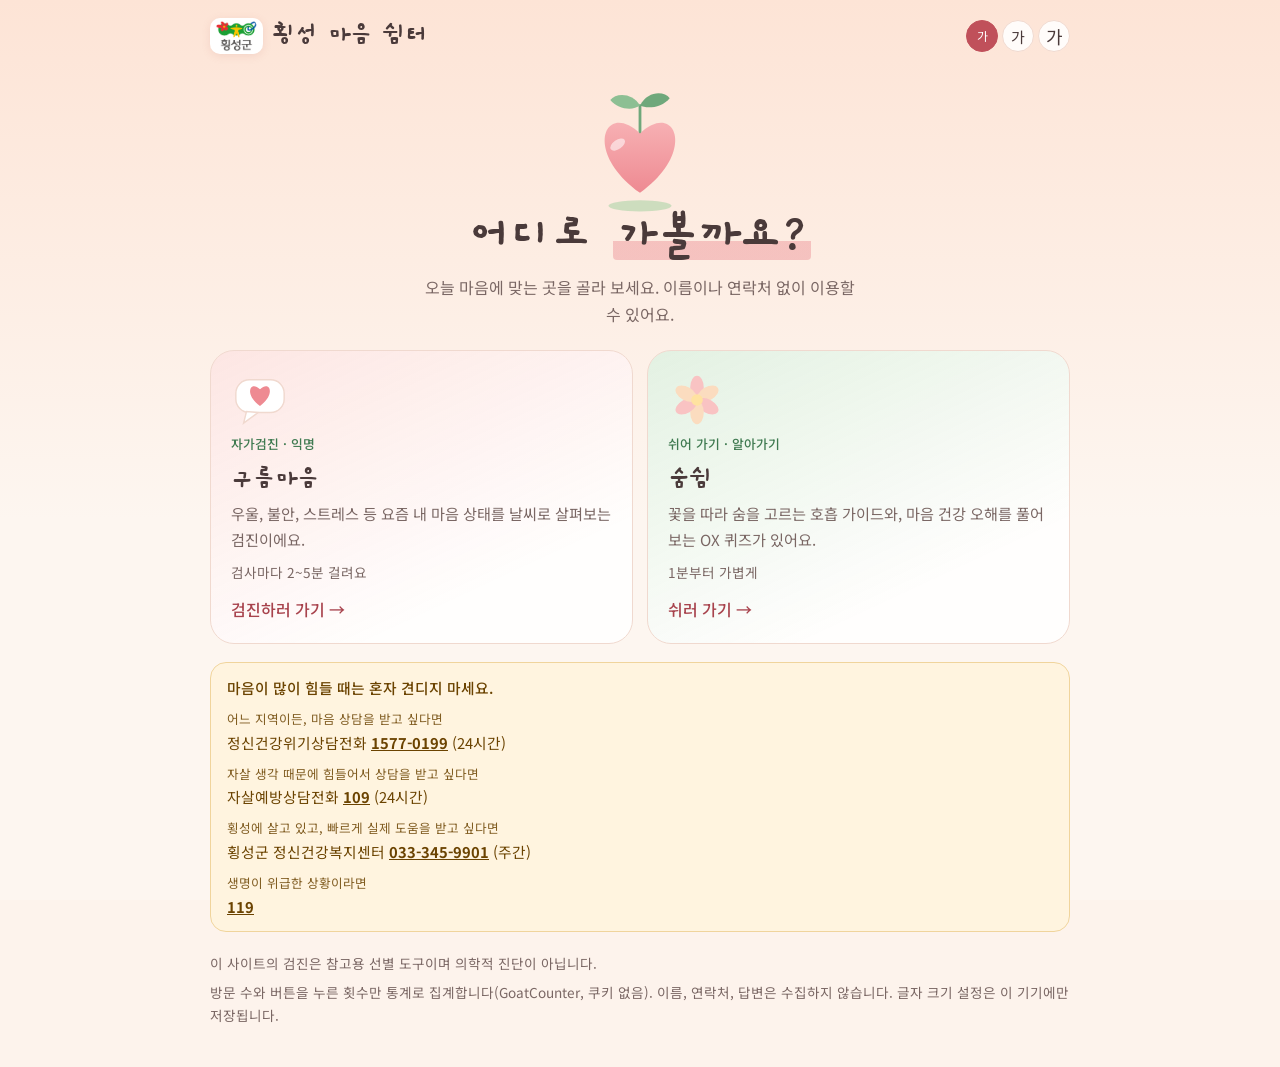
<file: index.html>
<!doctype html>
<html lang="ko">
<head>
<meta charset="utf-8">
<meta name="viewport" content="width=device-width, initial-scale=1">
<title>횡성 마음 쉼터 · 구름마음 · 숨쉼</title>
<meta name="description" content="마음 자가검진(구름마음)과 호흡 가이드·마음 건강 퀴즈(숨쉼) 중 골라서 시작해 보세요. 이름이나 연락처 없이 이용할 수 있어요.">
<link rel="stylesheet" href="https://fonts.googleapis.com/css2?family=Gaegu:wght@400;700&family=Gowun+Dodum&family=Noto+Sans+KR:wght@400;500;700&display=swap">
<link rel="stylesheet" href="shared/common.css?v=20261119a">
<link rel="stylesheet" href="shim/style.css?v=20261119a">
<style>
.choose { text-align: center; padding-top: 6px; }
.choose h1 { font-family: var(--f-hand); font-weight: 700; font-size: clamp(2.2rem, 8vw, 3.1rem); line-height: 1.2; }
.choose .lead { margin: 8px auto 0; max-width: 28em; }
.choose .sproutheart { width: 130px; height: 130px; display: block; margin: 0 auto 2px; overflow: visible; }
.choose .cards { text-align: left; margin-top: 22px; }
.card.c-peach { background: linear-gradient(155deg, var(--soft), var(--card) 75%); }
.card .go { display: inline-block; margin-top: 12px; color: var(--ink); font-weight: 500; }
.card .meta { margin-top: 8px; font-size: .85rem; color: var(--muted); }
</style>
</head>
<body data-view="home">
<div class="bgs" aria-hidden="true"><i class="b-home"></i><i class="b-calm"></i><i class="b-blue"></i></div>
<div class="sky" aria-hidden="true"><div class="cloud c1"></div><div class="cloud c2"></div></div>
<div class="wrap">
  <header class="top">
    <span class="brand"><img class="loc-logo" src="shared/logo.png" alt="횡성군"><span>횡성 마음 쉼터</span></span>
    <div class="tools" id="tools"></div>
  </header>
  <main class="choose in-up" id="main"></main>
  <div id="help"></div>
  <footer id="foot"></footer>
</div>
<noscript><p style="padding:16px">구름마음: <a href="maeum/">maeum/</a> · 숨쉼: <a href="shim/">shim/</a></p></noscript>
<script src="shared/config.js?v=20261119a"></script>
<script src="shared/common.js?v=20261119a"></script>
<script src="shared/illus.js?v=20261119a"></script>
<script>
(function () {
  var C = window.Common, I = window.Illus;
  document.getElementById("tools").innerHTML = C.fsHtml;
  C.initFs();
  document.getElementById("help").innerHTML = C.crisisHtml();
  C.linkNums(document.getElementById("help"));
  document.getElementById("foot").innerHTML =
    "<p>이 사이트의 검진은 참고용 선별 도구이며 의학적 진단이 아닙니다.</p>" +
    (C.statsOn ? "<p>방문 수와 버튼을 누른 횟수만 통계로 집계합니다(GoatCounter, 쿠키 없음). 이름, 연락처, 답변은 수집하지 않습니다. 글자 크기 설정은 이 기기에만 저장됩니다.</p>" : "");
  document.getElementById("main").innerHTML =
    I.sprout("R") +
    '<h1>어디로 <span class="hl">가볼까요?</span></h1>' +
    '<p class="lead">오늘 마음에 맞는 곳을 골라 보세요. 이름이나 연락처 없이 이용할 수 있어요.</p>' +
    '<div class="cards">' +
    '<a class="card c-peach" style="--i:0" data-go="maeum" data-from="home" href="maeum/?ref=home">' + I.icon("talk") +
      '<span class="tagc">자가검진 · 익명</span><h2>구름마음</h2><p>우울, 불안, 스트레스 등 요즘 내 마음 상태를 날씨로 살펴보는 검진이에요.</p><div class="meta">검사마다 2~5분 걸려요</div><span class="go">검진하러 가기 →</span></a>' +
    '<a class="card c-green" style="--i:1" data-go="shim" data-from="home" href="shim/?ref=home">' + I.icon("bloom") +
      '<span class="tagc">쉬어 가기 · 알아가기</span><h2>숨쉼</h2><p>꽃을 따라 숨을 고르는 호흡 가이드와, 마음 건강 오해를 풀어 보는 OX 퀴즈가 있어요.</p><div class="meta">1분부터 가볍게</div><span class="go">쉬러 가기 →</span></a>' +
    '</div>';
})();
</script>
</body>
</html>
</file>
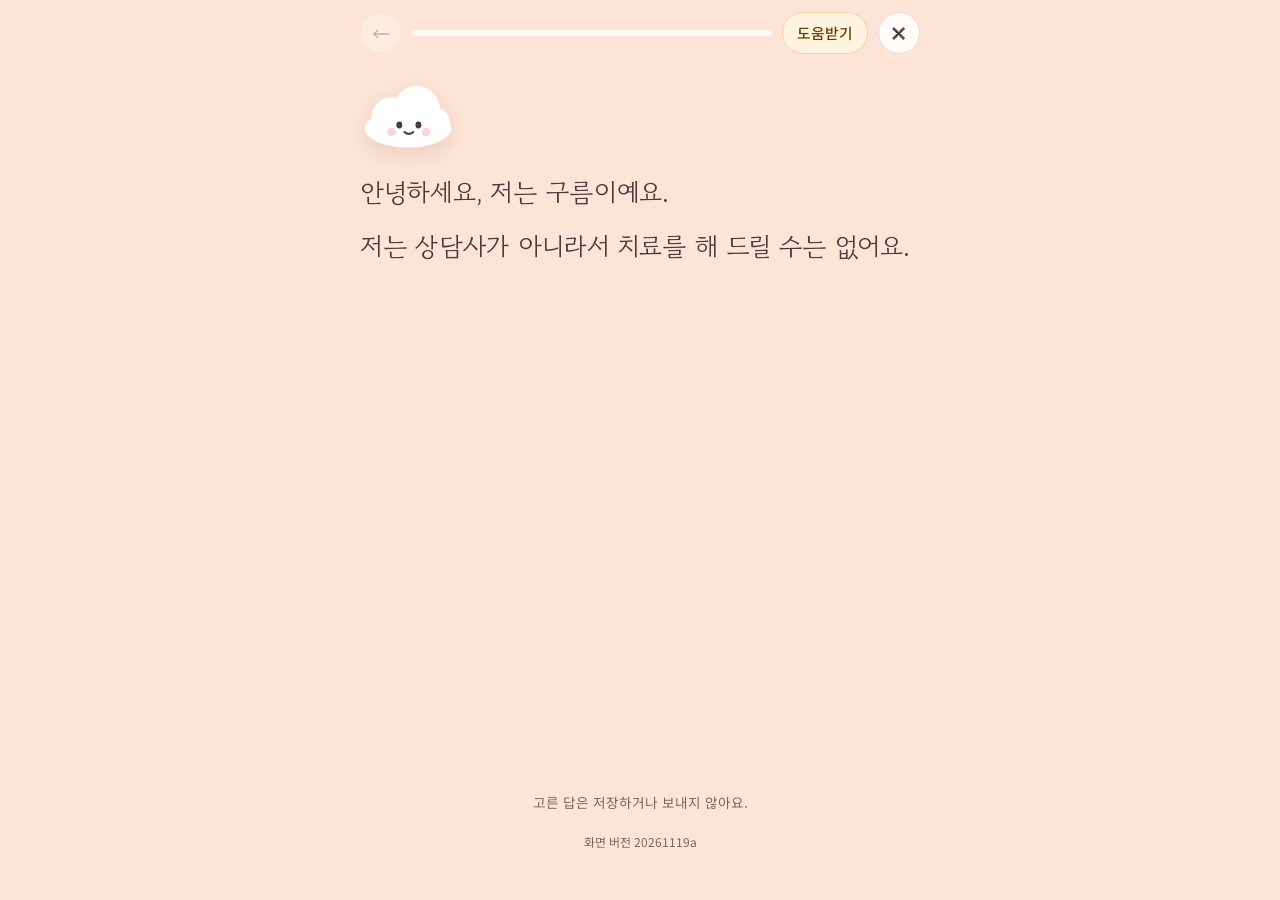
<file: chat/index.html>
<!doctype html>
<html lang="ko">
<head>
<meta charset="utf-8">
<meta name="viewport" content="width=device-width, initial-scale=1, viewport-fit=cover">
<title>구름이와 이야기하기 · 숨쉼</title>
<meta name="description" content="지금 마음을 골라 보면, 구름이가 쉬어 갈 방법과 도움받을 곳을 함께 찾아 드려요. 이름이나 연락처 없이 이용할 수 있어요.">
<link rel="stylesheet" href="https://fonts.googleapis.com/css2?family=Gaegu:wght@400;700&family=Gowun+Dodum&family=Noto+Sans+KR:wght@400;500;700&display=swap">
<link rel="stylesheet" href="../shared/common.css?v=20261119a">
<link rel="stylesheet" href="style.css?v=20261119a">
</head>
<body class="chat" data-bg="home">
<div class="shell">
  <header class="cbar">
    <button type="button" class="ib" id="back" aria-label="이전 화면" disabled>←</button>
    <div class="prog" aria-hidden="true"><i id="bar"></i></div>
    <button type="button" class="hb" id="helpBtn" aria-haspopup="dialog">도움받기</button>
    <a class="ib" id="close" href="../shim/?ref=chat-close" data-go="shim" data-from="chat-close" aria-label="대화 마치고 숨쉼으로 돌아가기">✕</a>
  </header>
  <main id="stage"></main>
  <p class="cfoot" id="foot"></p>
</div>

<div class="sheet" id="sheet" role="dialog" aria-modal="true" aria-labelledby="sheet-t" hidden>
  <div class="sheet-in">
    <h2 id="sheet-t">도움받을 곳</h2>
    <p class="sheet-lead">어느 화면에서든 바로 연락할 수 있어요. 번호를 누르면 전화가 걸려요.</p>
    <div id="sheet-list"></div>
    <p class="sheet-small">이 대화에서 고른 답은 저장하거나 보내지 않아요.</p>
    <button type="button" class="btn primary" id="sheet-x">닫고 이어 가기</button>
  </div>
</div>

<noscript><p style="padding:16px">이 페이지는 자바스크립트가 필요합니다.</p></noscript>
<script src="../shared/config.js?v=20261119a"></script>
<script src="../shared/common.js?v=20261119a"></script>
<script src="script.js?v=20261119a"></script>
<script src="app.js?v=20261119a"></script>
</body>
</html>
</file>
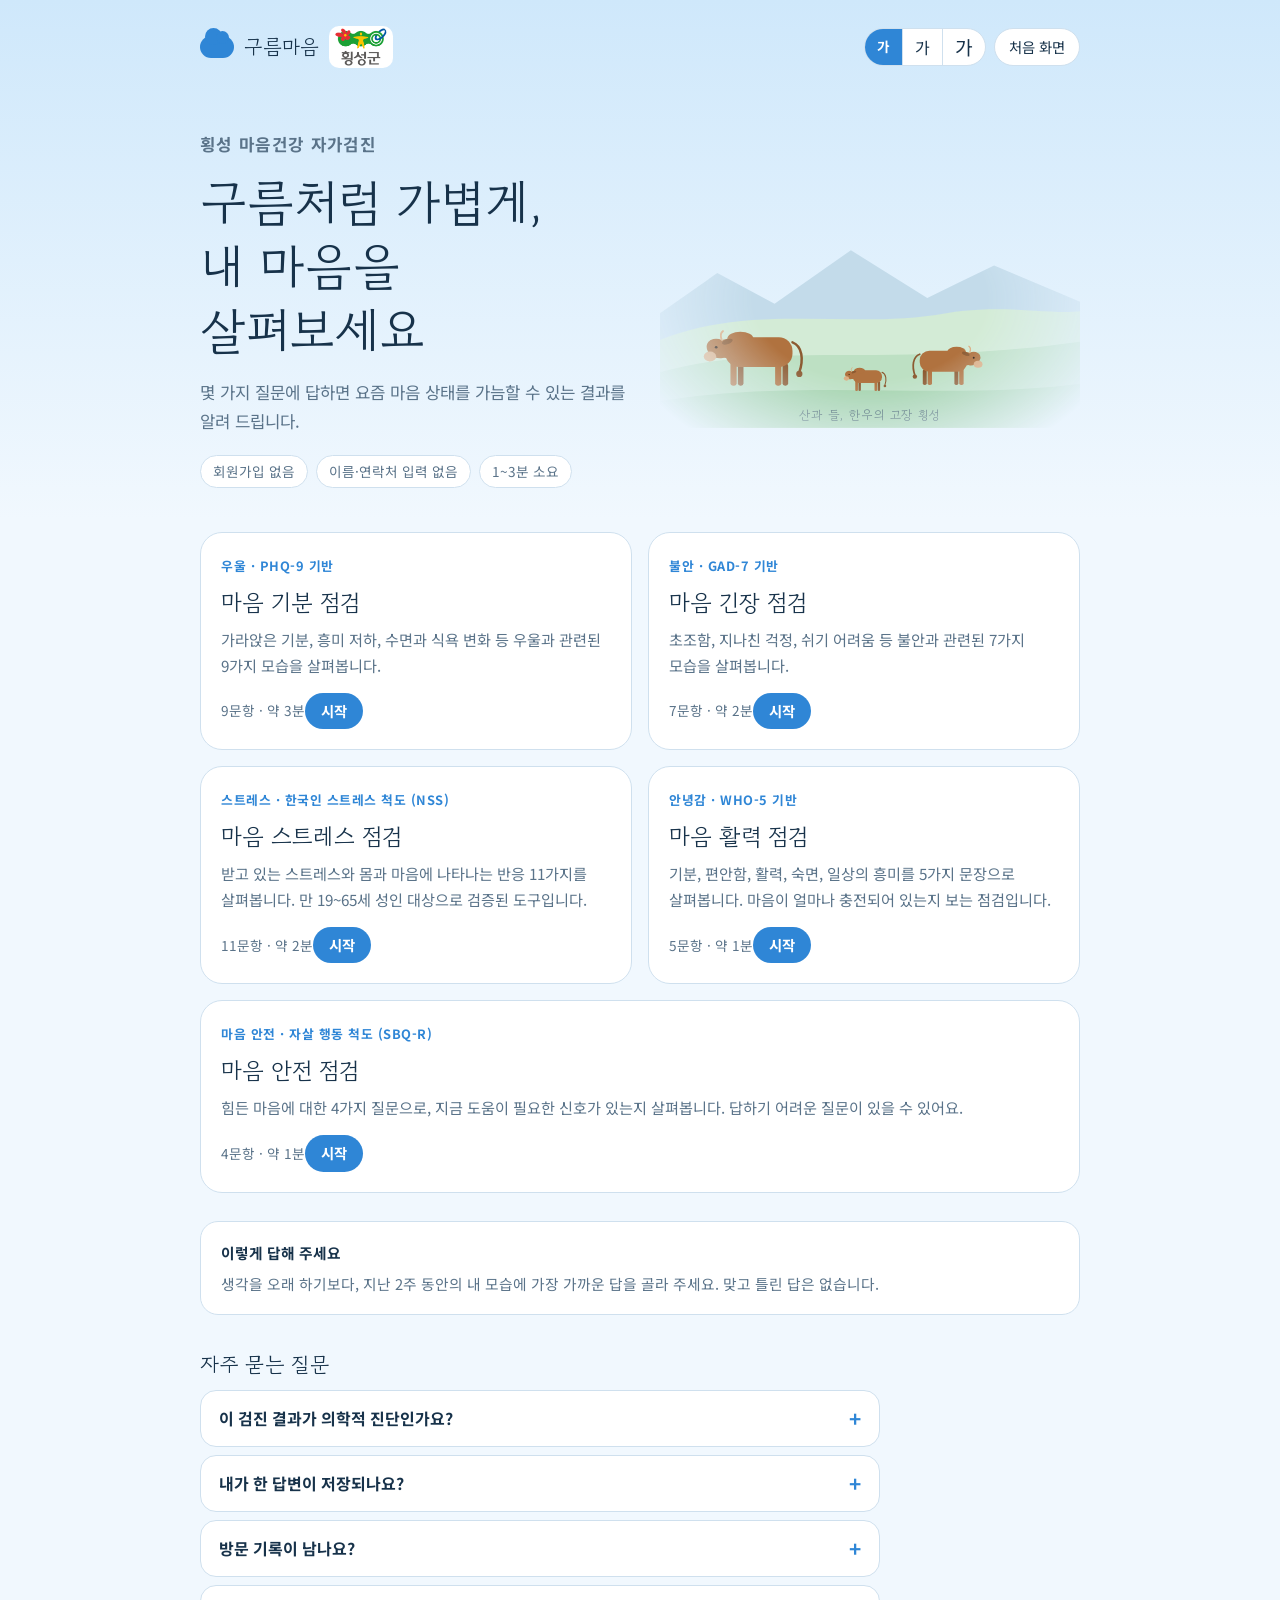
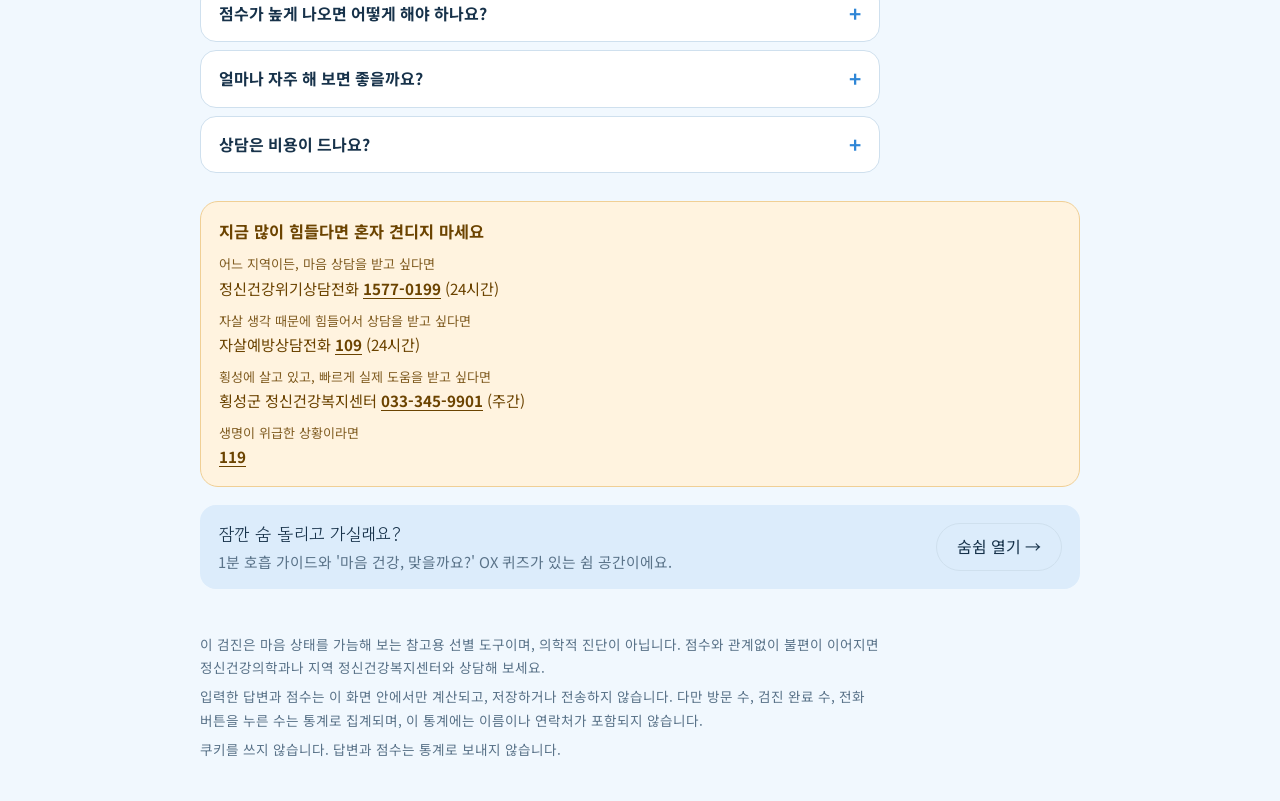
<file: maeum/index.html>
<!doctype html>
<html lang="ko">
<head>
<meta charset="utf-8">
<meta name="viewport" content="width=device-width, initial-scale=1">
<title>구름마음 자가검진</title>
<link rel="stylesheet" href="https://fonts.googleapis.com/css2?family=Gowun+Dodum&family=Noto+Sans+KR:wght@400;500;700&display=swap">
<link rel="stylesheet" href="style.css?v=20261119a">
</head>
<body><svg width="0" height="0" style="position:absolute" aria-hidden="true" focusable="false">
  <defs>
    <symbol id="hanwoo" viewBox="0 0 200 130">
      <path class="cw-tail" d="M152 50 C168 56 170 78 163 98"/>
      <circle class="cw-dark" cx="163" cy="101" r="5"/>
      <rect class="cw-dark" x="64" y="84" width="9" height="36" rx="4"/>
      <rect class="cw-dark" x="136" y="84" width="9" height="36" rx="4"/>
      <rect class="cw-body" x="44" y="42" width="108" height="48" rx="22"/>
      <ellipse class="cw-body" cx="68" cy="44" rx="21" ry="11"/>
      <rect class="cw-body" x="52" y="80" width="10" height="40" rx="4"/>
      <rect class="cw-body" x="124" y="80" width="10" height="40" rx="4"/>
      <path class="cw-body" d="M40 46 L58 42 L60 78 L38 74 Z"/>
      <ellipse class="cw-body" cx="32" cy="60" rx="19" ry="15" transform="rotate(25 32 60)"/>
      <ellipse class="cw-muzzle" cx="19" cy="73" rx="10" ry="8"/>
      <ellipse class="cw-dark" cx="47" cy="49" rx="9" ry="4" transform="rotate(-20 47 49)"/>
      <path class="cw-horn" d="M38 46 Q34 36 40 32"/>
      <circle class="cw-eye" cx="29" cy="58" r="2.2"/>
    </symbol>
  </defs>
</svg>

<div class="sky" aria-hidden="true"><div class="cloud c1"></div><div class="cloud c2"></div><div class="cloud c3"></div></div>

<div class="wrap">
  <header class="top">
    <button class="brand" id="brand" type="button"><i aria-hidden="true"></i>구름마음<img class="loc-logo" alt="횡성군" width="207" height="150" src="../shared/logo.png"></button>
    <div class="tools">
      <div class="fs" role="group" aria-label="글자 크기">
        <button type="button" class="s0" data-fs="0" aria-label="글자 보통" aria-pressed="true">가</button>
        <button type="button" class="s1" data-fs="1" aria-label="글자 크게" aria-pressed="false">가</button>
        <button type="button" class="s2" data-fs="2" aria-label="글자 아주 크게" aria-pressed="false">가</button>
      </div>
      <a class="help-link" data-go="home" data-from="maeum-header" href="../?ref=maeum-header">처음 화면</a>
    </div>
  </header>

  <main id="app"></main>

  <section id="faq" aria-label="자주 묻는 질문">
    <h2>자주 묻는 질문</h2>
    <details><summary>이 검진 결과가 의학적 진단인가요?</summary><p>아닙니다. 지난 2주간의 마음 상태를 가늠해 보는 참고용 선별 도구입니다. 정확한 진단은 정신건강의학과 전문의의 면담으로 이루어집니다.</p></details>
    <details><summary>내가 한 답변이 저장되나요?</summary><p>답변과 점수는 이 화면 안에서만 계산되고 저장하거나 전송하지 않습니다. 창을 닫으면 사라집니다.<span class="stats-note" hidden> 다만 방문 수, 검진 완료 수, 전화 버튼을 누른 수는 통계로 집계되며, 이 통계에는 이름이나 연락처가 포함되지 않습니다.</span></p></details>
    <details class="stats-note" hidden><summary>방문 기록이 남나요?</summary><p>방문 수, 검진을 끝까지 마친 수, 상담 전화 버튼을 누른 수가 합계로만 집계됩니다. 이름, 연락처, 답변, 점수는 포함되지 않고 쿠키도 사용하지 않습니다. 글자 크기 설정은 이 기기에만 저장됩니다.</p></details>
    <details><summary>점수가 높게 나오면 어떻게 해야 하나요?</summary><p>결과 화면에 안내된 단계별 방법을 먼저 살펴보시고, 불편이 이어지면 횡성군 정신건강복지센터 등 전문 기관에 상담해 보세요. 점수와 관계없이 힘들다면 언제든 상담할 수 있습니다.</p></details>
    <details><summary>얼마나 자주 해 보면 좋을까요?</summary><p>우울과 불안 검진은 지난 2주를 기준으로 하므로, 2주 이상 간격을 두고 다시 해 보시길 권합니다. 마음이 크게 힘들 때는 간격과 관계없이 상담을 먼저 받으세요.</p></details>
    <details><summary>상담은 비용이 드나요?</summary><p>비용과 이용 방법은 다를 수 있으니 먼저 전화로 문의해 주세요. 어느 번호에 전화할지 모르겠다면 아래 "도움이 필요하시다면?"에서 내 상황에 맞는 번호를 찾아보세요.</p></details>
  </section>

  <section id="help" aria-label="도움이 필요하시다면?">
    <p class="help-mini" id="helpMini"></p>
    <div class="crisis" id="crisisBox"></div>
  </section>

  <section id="sister" class="sister" aria-label="다른 쉼터">
    <div>
      <b>잠깐 숨 돌리고 가실래요?</b>
      <span>1분 호흡 가이드와 '마음 건강, 맞을까요?' OX 퀴즈가 있는 쉼 공간이에요.</span>
    </div>
    <a class="btn" data-go="shim" data-from="maeum-home" href="../shim/?ref=maeum-home">숨쉼 열기 →</a>
  </section>

  <footer>
    <p>이 검진은 마음 상태를 가늠해 보는 참고용 선별 도구이며, 의학적 진단이 아닙니다. 점수와 관계없이 불편이 이어지면 정신건강의학과나 지역 정신건강복지센터와 상담해 보세요.</p>
    <p>입력한 답변과 점수는 이 화면 안에서만 계산되고, 저장하거나 전송하지 않습니다.<span class="stats-note" hidden> 다만 방문 수, 검진 완료 수, 전화 버튼을 누른 수는 통계로 집계되며, 이 통계에는 이름이나 연락처가 포함되지 않습니다.</span></p>
  </footer>

</div>

<script src="../shared/config.js?v=20261119a"></script>
<script src="../shared/common.js?v=20261119a"></script>
<script src="app.js?v=20261119a"></script>
</body>
</html>
</file>
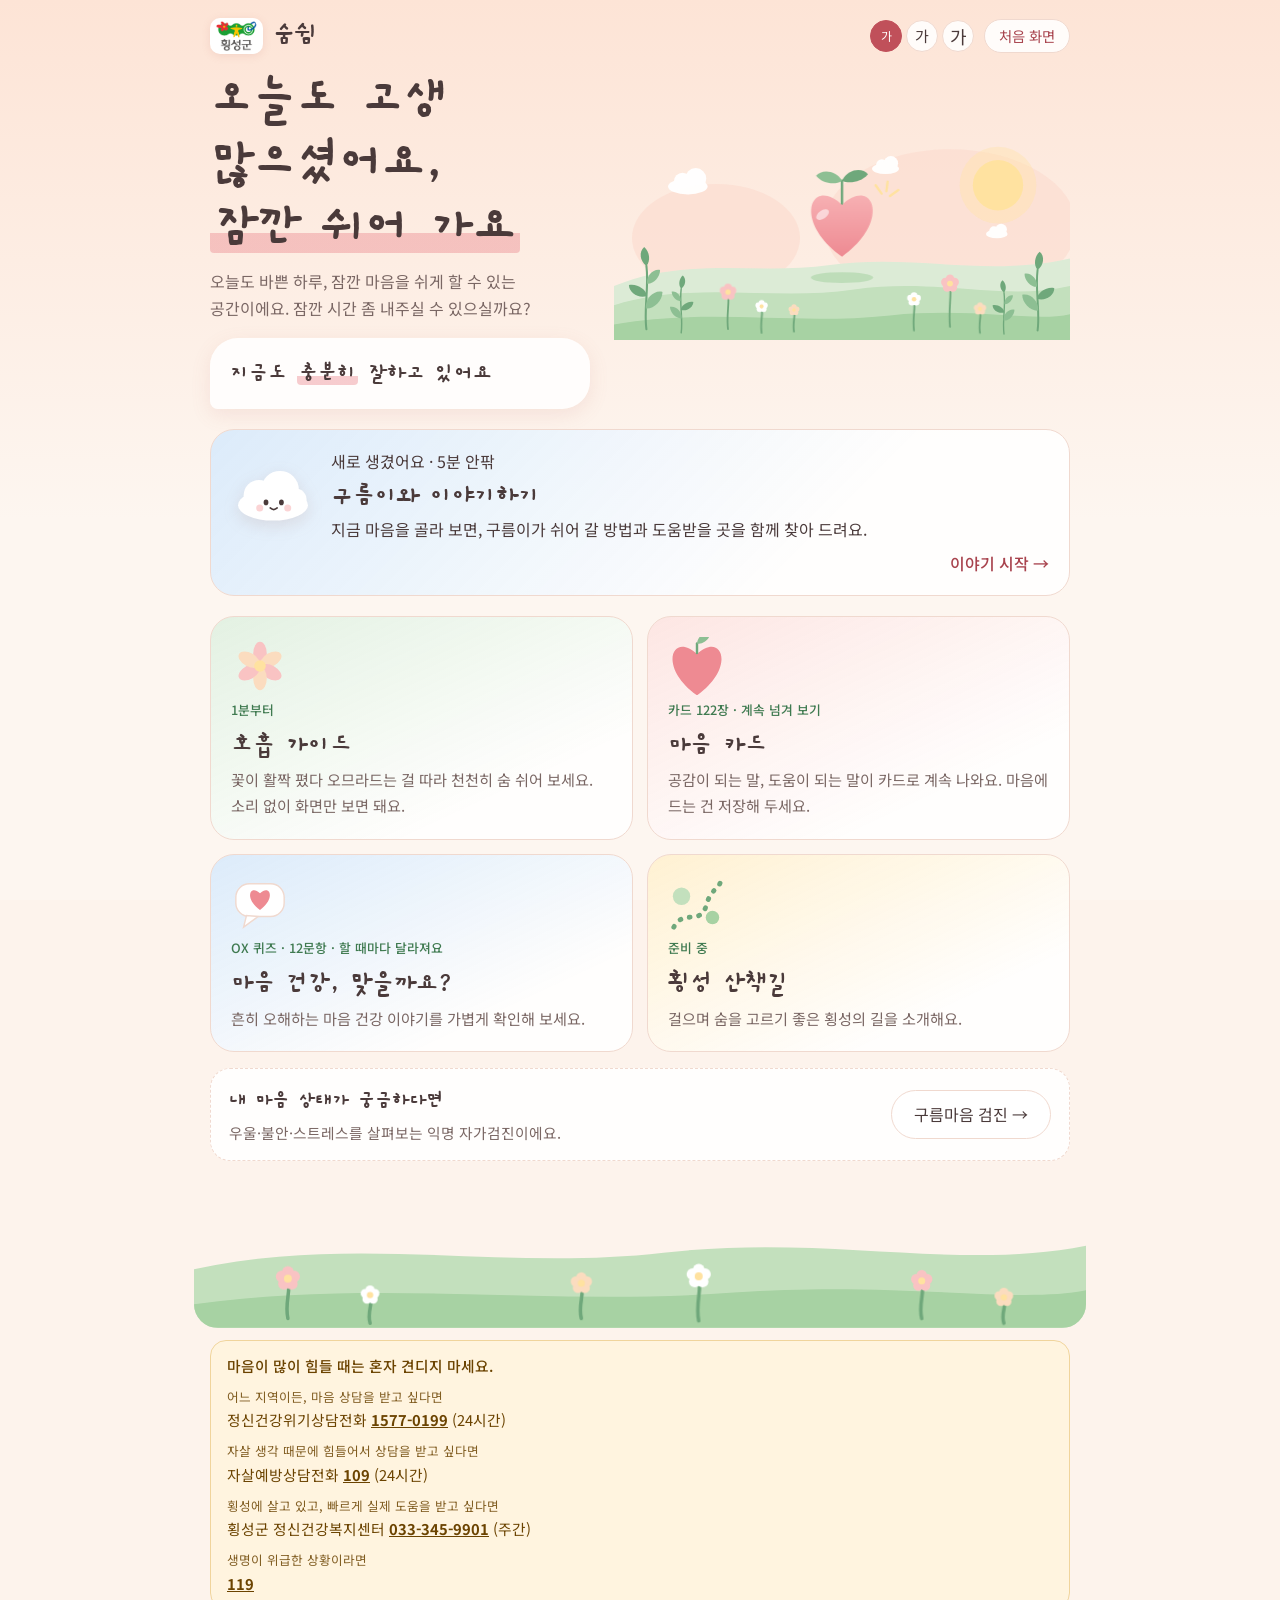
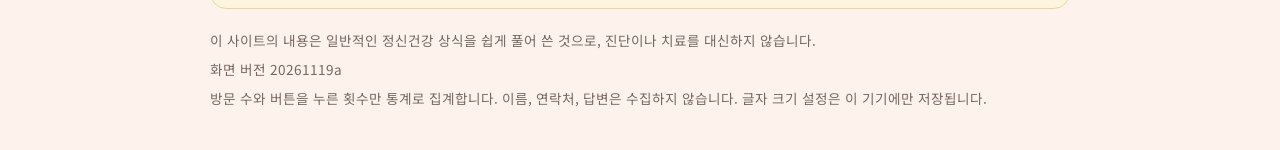
<file: shim/index.html>
<!doctype html>
<html lang="ko">
<head>
<meta charset="utf-8">
<meta name="viewport" content="width=device-width, initial-scale=1">
<title>숨쉼 · 잠깐 멈추고 숨 한 번</title>
<meta name="description" content="1분 호흡 가이드와 마음 건강 OX 퀴즈. 이름이나 연락처 없이 이용할 수 있어요.">
<link rel="stylesheet" href="https://fonts.googleapis.com/css2?family=Gaegu:wght@400;700&family=Gowun+Dodum&family=Noto+Sans+KR:wght@400;500;700&display=swap">
<link rel="stylesheet" href="../shared/common.css?v=20261119a">
<link rel="stylesheet" href="style.css?v=20261119a">
</head>
<body data-view="home">
<div class="bgs" aria-hidden="true"><i class="b-home"></i><i class="b-calm"></i><i class="b-blue"></i></div>
<div class="sky" aria-hidden="true"><div class="cloud c1"></div><div class="cloud c2"></div></div>
<div class="wrap">
  <header class="top">
    <a class="brand" href="./"><img class="loc-logo" src="../shared/logo.png" alt="횡성군"><span>숨쉼</span></a>
    <div class="tools" id="tools"></div>
  </header>
  <main id="app"></main>
  <div id="help"></div>
  <footer id="foot"></footer>
</div>
<noscript><p style="padding:16px">이 페이지는 자바스크립트가 필요합니다.</p></noscript>
<script src="../shared/config.js?v=20261119a"></script>
<script src="../shared/common.js?v=20261119a"></script>
<script src="content.js?v=20261119a"></script>
<script src="../shared/illus.js?v=20261119a"></script>
<script src="app.js?v=20261119a"></script>
</body>
</html>
</file>
<file: shared/common.css>
/* 숨쉼 공통 스타일: 따뜻한 파스텔 (복숭아 · 연두 · 하늘 · 분홍) */
:root {
  --bg: #fdf3ec; --card: rgba(255,255,255,.86); --fg: #4a3a3a; --muted: #7a6764; --line: #f0d9cf;
  --accent: #ec8f94; --btn: #c0505a; --btn-fg: #fff; --ink: #a8434d; --soft: #fde6e3;
  --sage: #9ccaa0; --sage-soft: #e3f1e2; --sage-ink: #3f7a50; --blue-soft: #dcebfa;
  --cloud: #fff; --sun: #ffe2a0; --heart1: #f7b0b3; --heart2: #ee8a92;
  --leaf: #8dbf93; --leaf2: #6fa87b; --hill1: #dcebd6; --hill2: #c3e0bd; --hill3: #a7d2a3;
  --petal: #f9c3c3; --petal2: #fbdcbf; --blob: #fbd9cc;
  --warm-soft: #fff1d2; --g-home: #fde4d6; --g-calm: #d9eedb; --g-blue: #d5e7fa; --g-end: #fdf6f0;
  --warn-bg: #fff4df; --warn-fg: #6b4300; --warn-line: #f0d49c; --ok: #3f7a50; --no: #a8434d;
  --scale: 1;
  --f-display: "Gowun Dodum", "Noto Sans KR", "Apple SD Gothic Neo", "Malgun Gothic", sans-serif;
  --f-hand: "Gaegu", "Gowun Dodum", "Noto Sans KR", "Malgun Gothic", sans-serif;
  --f-body: "Noto Sans KR", "Apple SD Gothic Neo", "Malgun Gothic", sans-serif;
}
@media (prefers-color-scheme: dark) {
  :root:not([data-theme="light"]) {
    --bg: #2b2326; --card: rgba(62,47,50,.9); --fg: #f7ebe6; --muted: #c9afa9; --line: #5b4548;
    --accent: #f19da1; --btn: #f0959b; --btn-fg: #2b1a1c; --ink: #f4adb1; --soft: #4a3235;
    --sage: #7fae86; --sage-soft: #2f4333; --sage-ink: #9fd3a7; --blue-soft: #2b3b52;
    --cloud: #5a4a50; --sun: #e8c372; --heart1: #e69aa0; --heart2: #d6767f;
    --leaf: #6a9a72; --leaf2: #558760; --hill1: #3a4a3d; --hill2: #324238; --hill3: #2a3a30;
    --petal: #c98086; --petal2: #c9a07f; --blob: #4b3436;
    --warm-soft: #4a3f26; --g-home: #3d2a2d; --g-calm: #25382c; --g-blue: #25344a; --g-end: #2b2326;
    --warn-bg: #3a2f1a; --warn-fg: #f3d9a4; --warn-line: #6b5326; --ok: #9fd3a7; --no: #f4adb1;
    color-scheme: dark;
  }
}
:root[data-fs="1"] { --scale: 1.15; }
:root[data-fs="2"] { --scale: 1.3; }
* { box-sizing: border-box; }
html { font-size: calc(100% * var(--scale)); }
body {
  margin: 0; min-height: 100vh; background: var(--bg); color: var(--fg);
  font-family: var(--f-body); line-height: 1.7; word-break: keep-all;
  padding: 18px max(16px, env(safe-area-inset-right)) 40px max(16px, env(safe-area-inset-left)); overflow-x: hidden;
}
/* 화면마다 바뀌는 배경 (부드럽게 겹쳐 바뀜) */
.bgs i { position: fixed; inset: 0; z-index: -1; opacity: 0; transition: opacity .9s ease; pointer-events: none; }
.b-home { background: linear-gradient(180deg, var(--g-home) 0, var(--g-end) 520px); }
.b-calm { background: linear-gradient(180deg, var(--g-calm) 0, var(--g-end) 560px); }
.b-blue { background: linear-gradient(180deg, var(--g-blue) 0, var(--g-end) 560px); }
body[data-view="home"] .b-home, body[data-view="cards"] .b-home, body[data-view="breath"] .b-calm, body[data-view="session"] .b-calm, body[data-view="walk"] .b-calm, body[data-view="myth"] .b-blue { opacity: 1; }

.wrap { max-width: 860px; margin: 0 auto; position: relative; z-index: 1; }
h1, h2, h3 { font-family: var(--f-display); font-weight: 400; margin: 0; line-height: 1.3; text-wrap: balance; }
p { margin: 0; }
button, a { font: inherit; }
button { color: inherit; cursor: pointer; }
:focus-visible { outline: 3px solid var(--btn); outline-offset: 2px; }

.btn { display: inline-block; text-decoration: none; background: var(--card); border: 1px solid var(--line); border-radius: 999px; padding: 10px 22px; color: var(--fg); transition: transform .15s, background .2s, box-shadow .2s; }
.btn:hover { background: var(--soft); box-shadow: 0 4px 12px rgba(190, 110, 100, .15); }
.btn:active { transform: scale(.96); }
.btn.primary { background: var(--btn); border-color: var(--btn); color: var(--btn-fg); font-weight: 500; }
.btn.primary:hover { filter: brightness(1.06); background: var(--btn); }

header.top { display: flex; align-items: center; justify-content: space-between; gap: 12px; flex-wrap: wrap; margin-bottom: 14px; }
.brand { display: flex; align-items: center; gap: 10px; text-decoration: none; color: inherit; font-family: var(--f-hand); font-weight: 700; font-size: 1.7rem; line-height: 1; }
.loc-logo { height: 36px; width: auto; background: #fff; border-radius: 10px; padding: 3px 6px; box-shadow: 0 2px 8px rgba(190, 110, 100, .15); }
.tools { display: flex; align-items: center; gap: 10px; flex-wrap: wrap; }
.tools .sw { font-size: .9rem; color: var(--ink); text-decoration: none; background: var(--card); border: 1px solid var(--line); border-radius: 999px; padding: 4px 14px; }
.fs { display: inline-flex; gap: 4px; }
.fs button { width: 32px; height: 32px; border-radius: 50%; border: 1px solid var(--line); background: var(--card); line-height: 1; padding: 0; }
.fs .s0 { font-size: 12px; } .fs .s1 { font-size: 15px; } .fs .s2 { font-size: 18px; }
.fs button[aria-pressed="true"] { background: var(--btn); color: var(--btn-fg); border-color: var(--btn); }

.help-strip { margin-top: 18px; padding: 12px 16px; background: var(--warn-bg); color: var(--warn-fg); border: 1px solid var(--warn-line); border-radius: 16px; font-size: .92rem; }
.help-strip b { font-weight: 500; }
.hl-list { list-style: none; margin: 8px 0 0; padding: 0; display: grid; gap: 8px; }
.hl-list .when { display: block; font-size: .86em; opacity: .85; }
a.num { color: inherit; font-weight: 700; text-decoration: underline; white-space: nowrap; }
footer { margin-top: 20px; color: var(--muted); font-size: .85rem; display: grid; gap: 6px; }

.sky { position: absolute; inset: 0 0 auto 0; height: 420px; overflow: hidden; pointer-events: none; z-index: 0; }
.cloud { position: absolute; width: 150px; height: 46px; background: var(--cloud); border-radius: 60px; opacity: .8; animation: drift 90s linear infinite; }
.cloud::before, .cloud::after { content: ""; position: absolute; background: var(--cloud); border-radius: 50%; }
.cloud::before { width: 66px; height: 66px; left: 20px; top: -32px; }
.cloud::after { width: 48px; height: 48px; right: 24px; top: -22px; }
.c1 { top: 60px; left: -200px; }
.c2 { top: 190px; left: -200px; opacity: .55; animation-name: drift2; animation-duration: 130s; animation-delay: -60s; }
@keyframes drift { to { transform: translateX(calc(100vw + 400px)); } }
@keyframes drift2 { to { transform: translateX(calc(100vw + 400px)) scale(.65); } }
@media (prefers-reduced-motion: reduce) {
  .cloud { animation: none; left: 12%; } .c2 { left: 60%; }
  *, *::before, *::after { transition-duration: .01ms !important; animation-duration: .01ms !important; animation-iteration-count: 1 !important; }
}
</file>
<file: shim/style.css>
/* 숨쉼 전용 스타일 (공통은 ../shared/common.css) */

/* ---- 일러스트 색과 움직임 ---- */
svg .blob { fill: var(--blob); opacity: .55; }
svg .sunf { fill: var(--sun); } svg .halo { fill: var(--sun); opacity: .35; transform-box: fill-box; transform-origin: center; animation: pulse 5s ease-in-out infinite; }
svg .cloudf { fill: var(--cloud); opacity: .95; }
svg .h1 { fill: var(--hill1); } svg .h2 { fill: var(--hill2); } svg .h3 { fill: var(--hill3); }
svg .stem { stroke: var(--leaf2); stroke-width: 3; fill: none; stroke-linecap: round; }
svg .leaf { fill: var(--leaf); } svg .leaf2 { fill: var(--leaf2); }
svg .pet-a { fill: var(--petal); } svg .pet-b { fill: #fff; } svg .pet-c { fill: var(--petal2); } svg .fcent { fill: var(--sun); }
svg .hs1 { stop-color: var(--heart1); } svg .hs2 { stop-color: var(--heart2); }
svg .shine { fill: #fff; opacity: .55; }
svg .gshadow { fill: var(--hill3); opacity: .55; }
svg .tw { stroke: var(--sun); stroke-width: 4; stroke-linecap: round; fill: none; animation: twinkle 2.4s ease-in-out infinite; animation-delay: var(--d); }
svg .fh { fill: var(--heart1); opacity: 0; animation: floatup 6s ease-in infinite; animation-delay: var(--d); }
svg .sway { transform-origin: 0 0; animation: sway 5s ease-in-out infinite alternate; animation-delay: var(--d, 0s); }
svg .pop { transform-origin: 0 0; animation: pop .9s cubic-bezier(.3, 1.4, .5, 1) both; animation-delay: var(--d, 0s); }
svg .bob { animation: bob 4.5s ease-in-out infinite; }
svg .cdrift { animation: cdrift var(--t, 18s) ease-in-out infinite alternate; }
@keyframes sway { from { transform: rotate(-2.5deg); } to { transform: rotate(3deg); } }
@keyframes pop { from { transform: scale(0); } 60% { transform: scale(1.15); } to { transform: scale(1); } }
@keyframes bob { 50% { transform: translateY(-8px); } }
@keyframes twinkle { 0%, 100% { opacity: .15; } 50% { opacity: 1; } }
@keyframes floatup { 0% { transform: translateY(0) scale(var(--s, 1)); opacity: 0; } 20% { opacity: .85; } 100% { transform: translateY(-110px); opacity: 0; } }
@keyframes cdrift { from { transform: translateX(calc(var(--amp) * -1)); } to { transform: translateX(var(--amp)); } }
@keyframes pulse { 50% { transform: scale(1.12); } }

/* ---- 화면 전환 ---- */
.in-up { animation: inUp .55s cubic-bezier(.2, .8, .3, 1) both; }
.in-next { animation: inNext .45s cubic-bezier(.2, .8, .3, 1) both; }
.out-up { animation: outUp .22s ease forwards; }
.out-next { animation: outNext .22s ease forwards; }
@keyframes inUp { from { opacity: 0; transform: translateY(14px); } to { opacity: 1; transform: none; } }
@keyframes inNext { from { opacity: 0; transform: translateX(28px); } to { opacity: 1; transform: none; } }
@keyframes outUp { to { opacity: 0; transform: translateY(-8px); } }
@keyframes outNext { to { opacity: 0; transform: translateX(-28px); } }
@keyframes rise { from { opacity: 0; transform: translateY(16px); } to { opacity: 1; transform: none; } }

/* ---- 처음 화면 ---- */
.hero { display: grid; gap: 14px; align-items: center; }
@media (min-width: 760px) { .hero { grid-template-columns: 1fr 1.2fr; gap: 24px; } }
.hero h1 { font-family: var(--f-hand); font-weight: 700; font-size: clamp(2.3rem, 8vw, 3.3rem); line-height: 1.2; }
.hl { background: linear-gradient(transparent 62%, color-mix(in srgb, var(--accent) 45%, transparent) 62%); border-radius: 4px; padding: 0 .08em; }
.hero p.lead { color: var(--muted); margin-top: 10px; }
.hero-art svg { width: 100%; height: auto; display: block; }
.bubble { margin-top: 16px; min-height: 4.4rem; display: flex; align-items: center; padding: 14px 20px; border-radius: 28px 28px 28px 8px; background: var(--card); box-shadow: 0 6px 20px rgba(190, 110, 100, .12); font-family: var(--f-hand); font-weight: 700; font-size: 1.45rem; line-height: 1.35; transition: opacity .5s ease, transform .5s ease; }
.bubble.fade { opacity: 0; transform: translateY(6px); }
.cards { display: grid; gap: 14px; margin-top: 20px; grid-template-columns: 1fr 1fr; }
@media (max-width: 560px) { .cards { grid-template-columns: 1fr; } }
.card { position: relative; overflow: hidden; display: block; text-decoration: none; color: inherit; border: 1px solid var(--line); border-radius: 24px; padding: 20px; animation: rise .6s cubic-bezier(.2, .8, .3, 1) both; animation-delay: calc(var(--i, 0) * .12s + .1s); transition: transform .25s, box-shadow .25s; }
.card.c-green { background: linear-gradient(155deg, var(--sage-soft), var(--card) 75%); }
.card.c-blue { background: linear-gradient(155deg, var(--blue-soft), var(--card) 75%); }
.card:hover { transform: translateY(-3px); box-shadow: 0 12px 26px rgba(190, 110, 100, .16); }
.card:active { transform: scale(.98); }
.card .ic { width: 58px; height: 58px; display: block; transition: transform .6s ease; }
.card:hover .ic { transform: rotate(18deg) scale(1.08); }
.card h2 { font-family: var(--f-hand); font-weight: 700; font-size: 1.7rem; margin: 6px 0 4px; }
.card p { color: var(--muted); font-size: .95rem; }
.card .tagc { font-size: .8rem; color: var(--sage-ink); font-weight: 500; }
.ic .op-a { fill: var(--petal); } .ic .op-b { fill: var(--petal2); } .ic .oc { fill: var(--sun); } .ic .ic-a { fill: #fff; stroke: var(--line); stroke-width: 1.5; } .ic .ic-b { fill: var(--heart2); }
.sisterbox { margin-top: 16px; display: flex; flex-wrap: wrap; gap: 12px; align-items: center; justify-content: space-between; background: var(--card); border: 1px dashed var(--line); border-radius: 20px; padding: 14px 18px; animation: rise .6s both; animation-delay: .4s; }
.sisterbox b { display: block; font-family: var(--f-hand); font-weight: 700; font-size: 1.3rem; }
.sisterbox span { color: var(--muted); font-size: .92rem; }
.garden { margin: 26px -16px -6px; overflow: hidden; border-radius: 0 0 24px 24px; }
.garden svg { width: 100%; height: auto; display: block; }

/* ---- 공통 패널 ---- */
.panel { background: var(--card); border: 1px solid var(--line); border-radius: 26px; padding: 24px; box-shadow: 0 10px 30px rgba(190, 110, 100, .1); backdrop-filter: blur(4px); }
.panel h2 { font-family: var(--f-hand); font-weight: 700; font-size: 1.9rem; }
.lead { color: var(--muted); margin-top: 6px; }
.back { background: none; border: 0; color: var(--ink); padding: 4px 0; margin-bottom: 8px; text-decoration: none; display: inline-block; }
.opts { display: grid; gap: 10px; margin-top: 16px; }
.opt { text-align: left; background: transparent; border: 1px solid var(--line); border-radius: 18px; padding: 12px 16px; transition: background .2s, border-color .2s, transform .15s; }
.opt:hover { background: var(--sage-soft); }
.opt:active { transform: scale(.985); }
.opt b { font-weight: 500; }
.opt small { display: block; color: var(--muted); }
.opt[aria-pressed="true"] { border-color: var(--sage-ink); background: var(--sage-soft); box-shadow: inset 0 0 0 1px var(--sage-ink); }
.chips { display: flex; gap: 8px; margin-top: 8px; flex-wrap: wrap; }
.chip { border: 1px solid var(--line); background: transparent; border-radius: 999px; padding: 6px 18px; transition: background .2s; }
.chip[aria-pressed="true"] { background: var(--sage-ink); color: #fff; border-color: var(--sage-ink); }
.label { margin-top: 18px; font-weight: 500; }
.safe { margin-top: 16px; font-size: .88rem; color: var(--muted); }
.ready { margin: 14px 0 0; padding-left: 1.3em; }
.ready li::marker { color: var(--accent); content: "● "; font-size: .7em; }
.actions { display: flex; gap: 10px; flex-wrap: wrap; margin-top: 20px; }

/* ---- 호흡 화면 ---- */
.stage { position: relative; overflow: hidden; text-align: center; padding: 14px 0 20px; }
.orbwrap { width: min(74vw, 320px); aspect-ratio: 1; margin: 0 auto; display: grid; place-items: center; position: relative; z-index: 1; }
.orb { width: 100%; height: 100%; transform: scale(.55); transition: transform var(--d, 1s) ease-in-out; }
.orb.in, .orb.hold { transform: scale(1); } .orb.out { transform: scale(.55); }
.orb svg { width: 100%; height: 100%; display: block; overflow: visible; }
.orb .petals, .orb .petals2 { transition: transform var(--d, 1s) ease-in-out; transform-origin: 0 0; }
.orb.in .petals, .orb.hold .petals { transform: rotate(22.5deg); } .orb.in .petals2, .orb.hold .petals2 { transform: rotate(-22.5deg); }
.orb .op-a { fill: var(--petal); fill-opacity: .9; } .orb .op-b { fill: var(--petal2); fill-opacity: .9; } .orb .op-c { fill: #fff; fill-opacity: .7; } .orb .oc { fill: var(--sun); }
.orb .hl1 { stop-color: var(--sun); stop-opacity: .55; } .orb .hl2 { stop-color: var(--sun); stop-opacity: 0; }
.phase { font-family: var(--f-hand); font-weight: 700; font-size: 2.2rem; margin-top: 4px; min-height: 2.8rem; transition: opacity .3s; position: relative; z-index: 1; }
.count { color: var(--muted); font-size: 1.2rem; min-height: 1.7rem; position: relative; z-index: 1; }
.bar { height: 8px; background: var(--soft); border-radius: 99px; margin: 16px auto 0; max-width: 360px; overflow: visible; position: relative; z-index: 1; }
.bar i { display: block; height: 100%; width: 0; background: linear-gradient(90deg, var(--petal), var(--accent)); border-radius: 99px; }
.left { color: var(--muted); font-size: .9rem; margin-top: 6px; position: relative; z-index: 1; }
.stage .actions { position: relative; z-index: 1; justify-content: center; }
.pf { position: absolute; top: -20px; width: 12px; height: 16px; border-radius: 50% 50% 50% 0; background: var(--petal); opacity: 0; animation: fall 12s linear infinite; }
.pf:nth-of-type(2n) { background: var(--petal2); }
@keyframes fall { 0% { transform: translate(0, 0) rotate(0); opacity: 0; } 10% { opacity: .8; } 100% { transform: translate(40px, 520px) rotate(300deg); opacity: 0; } }
@media (prefers-reduced-motion: reduce) {
  .orb { transform: none !important; transition: none !important; } .orb .petals, .orb .petals2 { transform: none !important; transition: none !important; }
  .orb.in .op-a, .orb.hold .op-a { fill-opacity: 1; } .orb.out .op-a { fill-opacity: .35; } .pf { display: none; }
}
body.session-mode .help-strip, body.session-mode footer, body.session-mode .tools .sw, body.session-mode .garden { display: none; }

/* ---- OX 퀴즈 ---- */
.fl-row { display: flex; gap: 4px; justify-content: center; margin: 4px 0 14px; flex-wrap: nowrap; }
.fl { width: 20px; height: 20px; overflow: visible; flex: none; }
@media (min-width: 480px) { .fl-row { gap: 6px; } .fl { width: 28px; height: 28px; } }
.fl .p { fill: var(--line); transition: fill .4s; } .fl .c { fill: var(--bg); transition: fill .4s; }
.fl.done .p { fill: var(--petal); } .fl.done .c { fill: var(--sun); }
.fl.fresh { animation: pop .7s cubic-bezier(.3, 1.5, .5, 1); }
.fl.now { animation: nowp 1.8s ease-in-out infinite; } .fl.now .p { fill: var(--blue-soft); }
@keyframes nowp { 50% { transform: scale(1.18); } }
.qno { color: var(--muted); font-size: .9rem; text-align: center; }
.qtext { font-family: var(--f-display); font-size: 1.4rem; margin-top: 10px; line-height: 1.55; text-align: center; }
.ox { display: grid; grid-template-columns: 1fr 1fr; gap: 12px; margin-top: 20px; }
.ox button { border: 1px solid var(--line); background: transparent; border-radius: 20px; padding: 16px 8px; font-size: 1.05rem; transition: background .2s, transform .15s, border-color .2s; }
.ox button b { display: block; font-family: var(--f-hand); font-size: 2.2rem; font-weight: 700; line-height: 1.1; }
.ox button:not(:disabled):hover { background: var(--blue-soft); }
.ox button:not(:disabled):active { transform: scale(.96); }
.ox button:disabled { cursor: default; opacity: .6; }
.ox button.pick { opacity: 1; border-color: var(--btn); background: var(--soft); }
.reveal { margin-top: 18px; padding: 16px 18px; border-radius: 20px; background: var(--sage-soft); animation: rise .4s cubic-bezier(.2, .8, .3, 1) both; }
.reveal h3 { font-family: var(--f-hand); font-weight: 700; font-size: 1.5rem; }
.reveal .t-ok { color: var(--ok); } .reveal .t-no { color: var(--no); }
.big { font-family: var(--f-hand); font-weight: 700; font-size: 2.6rem; margin-top: 4px; }

/* ---- 마무리 화면 ---- */
.done { text-align: center; }
.done .sproutheart { width: 150px; height: 150px; display: block; margin: 0 auto 4px; overflow: visible; }
.done .actions { justify-content: center; }

.adv { display: inline-block; margin-left: 6px; padding: 1px 10px; border-radius: 999px; background: var(--soft); color: var(--ink); font-size: .8rem; font-weight: 500; }
.reveal .src { margin-top: 8px; font-size: .82rem; color: var(--muted); }

/* ---- 마음 카드 ---- */
svg .hflat { fill: var(--heart1); } svg .hflat2 { fill: var(--petal2); }
.ic .ic-path { stroke: var(--leaf2); stroke-width: 5; stroke-linecap: round; stroke-dasharray: 1 9; } .ic .ic-t1 { fill: var(--hill2); } .ic .ic-t2 { fill: var(--hill3); }
.card.c-warm { background: linear-gradient(155deg, var(--warm-soft), var(--card) 75%); }
.card.c-peach { background: linear-gradient(155deg, var(--soft), var(--card) 75%); }
.catchips { display: flex; gap: 6px; flex-wrap: wrap; justify-content: center; margin: 12px 0 16px; }
.catchips .chip { padding: 4px 14px; font-size: .92rem; }
.deck { display: grid; touch-action: pan-y; user-select: none; position: relative; padding-bottom: 14px; }
.deck::before, .deck::after { content: ""; position: absolute; left: 14px; right: 14px; bottom: 6px; height: 40px; border-radius: 0 0 26px 26px; background: var(--card); border: 1px solid var(--line); z-index: 0; }
.deck::after { left: 28px; right: 28px; bottom: 0; opacity: .7; }
.ccard { grid-area: 1 / 1; position: relative; z-index: 1; min-height: 300px; border-radius: 28px; padding: 26px 24px 22px; display: flex; flex-direction: column; justify-content: center; border: 1px solid var(--line); box-shadow: 0 12px 28px rgba(190, 110, 100, .16); overflow: hidden; }
.k-emp { background: linear-gradient(160deg, var(--soft), var(--card)); }
.k-cmf { background: linear-gradient(160deg, var(--blue-soft), var(--card)); }
.k-rest { background: linear-gradient(160deg, var(--sage-soft), var(--card)); }
.k-with { background: linear-gradient(160deg, var(--warm-soft), var(--card)); }
.ccard .kind { position: absolute; top: 16px; left: 20px; font-size: .82rem; color: var(--muted); font-weight: 500; }
.ccard .save { position: absolute; top: 8px; right: 10px; width: 44px; height: 44px; border: 0; background: transparent; font-size: 1.5rem; line-height: 1; color: var(--accent); }
.ccard .save[aria-pressed="true"] { color: var(--btn); animation: pop2 .4s cubic-bezier(.3, 1.6, .5, 1); }
@keyframes pop2 { from { transform: scale(.6); } to { transform: scale(1); } }
.ccard .ctext { font-family: var(--f-hand); font-weight: 700; font-size: clamp(1.55rem, 6.4vw, 2rem); line-height: 1.45; text-wrap: balance; padding: 14px 0 20px; position: relative; z-index: 1; }
.ccard .chelp { font-size: .9rem; position: relative; z-index: 1; }
.ccard .motif { position: absolute; right: 8px; bottom: 6px; width: 96px; height: 96px; opacity: .85; pointer-events: none; }
.ccard.enter { animation: cardIn .5s cubic-bezier(.2, .9, .3, 1) both; }
.ccard.leave-l { animation: cardOutL .34s ease-in forwards; z-index: 2; }
.ccard.leave-r { animation: cardOutR .34s ease-in forwards; z-index: 2; }
@keyframes cardIn { from { opacity: 0; transform: translateY(14px) scale(.95); } to { opacity: 1; transform: none; } }
@keyframes cardOutL { to { opacity: 0; transform: translateX(-70%) rotate(-9deg); } }
@keyframes cardOutR { to { opacity: 0; transform: translateX(70%) rotate(9deg); } }
.deckbar { display: flex; gap: 10px; justify-content: center; flex-wrap: wrap; margin-top: 18px; }
.deckhint { text-align: center; color: var(--muted); font-size: .85rem; margin-top: 10px; }
.empty { text-align: center; color: var(--muted); padding: 40px 10px; }
.vh { position: absolute; width: 1px; height: 1px; overflow: hidden; clip: rect(0 0 0 0); white-space: nowrap; }

/* ---- 산책길 ---- */
.walks { display: grid; gap: 16px; margin-top: 18px; }
.wcard { border: 1px solid var(--line); border-radius: 22px; overflow: hidden; background: linear-gradient(160deg, var(--sage-soft), var(--card) 70%); animation: rise .6s cubic-bezier(.2, .8, .3, 1) both; animation-delay: calc(var(--i, 0) * .1s); }
.wcard .wimg { display: block; width: 100%; aspect-ratio: 16 / 9; object-fit: cover; background: var(--hill1); }
.wcard .wbody { padding: 18px 20px 20px; }
.wcard h3 { font-family: var(--f-hand); font-weight: 700; font-size: 1.6rem; }
.wmeta { display: flex; flex-wrap: wrap; gap: 6px; margin-top: 8px; }
.wmeta span { background: var(--card); border: 1px solid var(--line); border-radius: 999px; padding: 1px 12px; font-size: .85rem; }
.wmeta .lv { background: var(--sage-soft); color: var(--sage-ink); border-color: var(--sage); }
.wtags { margin-top: 8px; color: var(--sage-ink); font-size: .88rem; }
.wcard p.intro { margin-top: 10px; }
.wcard dl { margin: 12px 0 0; display: grid; gap: 8px; }
.wcard dt { font-weight: 500; font-size: .88rem; color: var(--sage-ink); }
.wcard dd { margin: 0; font-size: .95rem; }
.wcard.ghost { border-style: dashed; background: var(--card); animation: none; }
.wcard.ghost .ph { color: var(--muted); }
.wcard.ghost .wimg { display: grid; place-items: center; color: var(--muted); font-size: .9rem; border-bottom: 1px dashed var(--line); background: var(--sage-soft); }
.wnote { margin-top: 16px; text-align: center; font-family: var(--f-hand); font-weight: 700; font-size: 1.4rem; }

/* 구름이와 이야기하기 진입 카드 */
.chatcard { display: grid; grid-template-columns: auto 1fr; align-items: center; gap: 6px 16px; margin-top: 20px; padding: 18px 20px; border-radius: 24px; text-decoration: none; color: inherit;
  border: 1px solid var(--line); background: linear-gradient(135deg, var(--blue-soft), var(--card) 70%); animation: rise .6s cubic-bezier(.2, .8, .3, 1) both; transition: transform .25s, box-shadow .25s; }
.chatcard:hover { transform: translateY(-3px); box-shadow: 0 12px 26px rgba(190, 110, 100, .16); }
.chatcard:active { transform: scale(.98); }
.chatcard .cc-gu { width: 84px; overflow: visible; filter: drop-shadow(0 5px 8px rgba(150, 100, 90, .16)); animation: bob 3.6s ease-in-out infinite; }
.chatcard .gu-b { fill: var(--cloud); } .chatcard .gu-e { fill: var(--fg); } .chatcard .gu-m { fill: none; stroke: var(--fg); stroke-width: 2.4; stroke-linecap: round; } .chatcard .gu-c { fill: var(--heart1); opacity: .55; }
.chatcard h2 { font-family: var(--f-hand); font-weight: 700; font-size: 1.7rem; margin: 4px 0 2px; }
.chatcard .cc-go { grid-column: 1 / -1; justify-self: end; color: var(--ink); font-weight: 500; }
@media (max-width: 420px) { .chatcard { grid-template-columns: 1fr; } .chatcard .cc-gu { width: 70px; } }
</file>
<file: chat/style.css>
/* 구름이와 이야기하기: 단색 배경 위에 한 문장씩 떠오르는 대화 화면 */
body.chat {
  --cbg: var(--g-home);
  background: var(--cbg); transition: background-color 1.4s ease;
  padding-top: max(12px, env(safe-area-inset-top)); padding-bottom: max(16px, env(safe-area-inset-bottom));
}
body.chat[data-bg="home"] { --cbg: var(--g-home); }
body.chat[data-bg="calm"] { --cbg: var(--g-calm); }
body.chat[data-bg="blue"] { --cbg: var(--g-blue); }
body.chat[data-bg="warm"] { --cbg: var(--warm-soft); }
body.chat[data-bg="end"]  { --cbg: var(--g-end); }
body.sheet-open { overflow: hidden; }

.shell { max-width: 560px; margin: 0 auto; }

/* 위쪽 줄: 뒤로 · 진행 · 도움받기 · 닫기 */
.cbar { display: flex; align-items: center; gap: 10px; }
.ib { flex: none; width: 42px; height: 42px; border-radius: 50%; border: 1px solid var(--line); background: var(--card); color: var(--fg);
  display: grid; place-items: center; font-size: 1.15rem; line-height: 1; text-decoration: none; padding: 0; }
.ib:disabled { opacity: .35; cursor: default; }
.prog { flex: 1; height: 6px; border-radius: 99px; background: var(--card); overflow: hidden; }
.prog i { display: block; height: 100%; width: 0; background: var(--btn); border-radius: 99px; transition: width .7s ease; }
.hb { flex: none; height: 42px; padding: 0 14px; border-radius: 999px; border: 1px solid var(--warn-line); background: var(--warn-bg); color: var(--warn-fg); font-size: .92rem; font-weight: 500; }

/* 장면 */
.scene { display: flex; flex-direction: column; min-height: min(calc(100vh - 120px), 760px); min-height: min(calc(100dvh - 120px), 760px); padding-top: 22px; }
.scene.out { animation: sceneOut .22s ease forwards; }
@keyframes sceneOut { to { opacity: 0; transform: translateY(-10px); } }

/* 구름이 */
.gu { width: 92px; margin: 4px 0 18px -4px; }
.gu svg { width: 100%; display: block; overflow: visible; filter: drop-shadow(0 6px 10px rgba(150, 100, 90, .16)); }
.gu-b { fill: var(--cloud); }
.gu-e { fill: var(--fg); transform-origin: 61px 52px; animation: blink 5s infinite; }
.gu-m { fill: none; stroke: var(--fg); stroke-width: 2.4; stroke-linecap: round; }
.gu-c { fill: var(--heart1); opacity: .55; }
.gu.talking svg { animation: guBob 1.8s ease-in-out infinite; }
.practice .gu { margin: 0 auto 6px; width: 72px; }
.practice .gu svg { animation: guBob 4s ease-in-out infinite; }
@keyframes guBob { 50% { transform: translateY(-5px); } }
@keyframes blink { 0%, 92%, 100% { transform: scaleY(1); } 95% { transform: scaleY(.1); } }

/* 문장: 하나씩 올라오고, 다 끝나면 한 문단으로 정리 */
.text { font-family: var(--f-display); font-size: clamp(1.32rem, 5.3vw, 1.62rem); line-height: 1.6; letter-spacing: -.01em; cursor: default; }
.line { margin: 0 0 .5em; transition: opacity .6s ease; }
.line.rise { animation: lineUp .5s cubic-bezier(.2, .8, .3, 1) both; }
.text.going .line.dim { opacity: .4; }
@keyframes lineUp { from { opacity: 0; transform: translateY(12px); } to { opacity: 1; transform: none; } }

/* 선택지: 화면 아래쪽, 엄지가 닿는 곳 */
.choices { margin-top: auto; padding-top: 20px; display: grid; gap: 10px; }
.choices.grid { grid-template-columns: 1fr 1fr; }
.ch { appearance: none; display: flex; align-items: center; width: 100%; min-height: 56px; padding: 14px 18px; text-align: left; text-decoration: none;
  border-radius: 18px; border: 1px solid var(--line); background: var(--card); color: var(--fg); font-size: 1.05rem; line-height: 1.4;
  box-shadow: 0 4px 14px rgba(190, 110, 100, .08); animation: chUp .42s cubic-bezier(.2, .8, .3, 1) both; animation-delay: calc(var(--i, 0) * 60ms);
  transition: background .2s, color .2s, opacity .25s, transform .15s; }
.choices.grid .ch { min-height: 54px; padding: 12px 14px; font-size: 1rem; }
.choices.grid .ch:last-child:nth-child(odd) { grid-column: 1 / -1; }
.ch:hover { background: var(--soft); }
.ch:active { transform: scale(.98); }
.ch.picked, .ch.picked:hover { background: var(--btn); border-color: var(--btn); color: var(--btn-fg); }
.choices.lock .ch:not(.picked) { opacity: .35; }
.ch:disabled { cursor: default; }
@keyframes chUp { from { opacity: 0; transform: translateY(14px); } to { opacity: 1; transform: none; } }
.note { margin-top: 12px; font-size: .85rem; color: var(--muted); text-align: center; }

/* 연락처 */
.hc { list-style: none; margin: 4px 0 0; padding: 0; display: grid; gap: 10px; }
.hc li { background: var(--warn-bg); color: var(--warn-fg); border: 1px solid var(--warn-line); border-radius: 18px; padding: 12px 16px; display: grid; gap: 2px; }
.hc .hw { font-size: .9rem; }
.hc .hr { display: flex; align-items: baseline; flex-wrap: wrap; gap: 4px 10px; }
.hc .hn { font-weight: 500; }
.hc a.num { font-size: 1.45rem; line-height: 1.3; padding: 2px 0; }
.hc .ht { font-size: .85rem; opacity: .85; }
.is-help .text { margin-bottom: 8px; }

/* 연습 장면 */
.practice { text-align: center; align-items: center; }
.pcount { font-size: .85rem; color: var(--muted); margin-bottom: 8px; }
.ptext { font-family: var(--f-display); font-size: clamp(1.38rem, 5.6vw, 1.72rem); line-height: 1.6; min-height: 5.4em;
  display: flex; flex-direction: column; justify-content: center; transition: opacity .28s ease; }
.ptext.fade { opacity: 0; }
.ptext .pl { display: block; }
.ring { position: relative; width: 132px; height: 132px; margin: 18px auto 0; }
.ring svg { width: 100%; height: 100%; display: block; }
.ring .rb { fill: none; stroke: var(--card); stroke-width: 8; }
.ring .rf { fill: none; stroke: var(--sage); stroke-width: 8; stroke-linecap: round; }
.ring .rl { position: absolute; inset: 0; display: grid; place-items: center; font-size: .95rem; color: var(--muted); }
.practice.paused .ptext, .practice.paused .ring { opacity: .45; }
.pact { margin-top: auto; padding-top: 24px; display: flex; gap: 10px; justify-content: center; flex-wrap: wrap; }
.pact .btn { min-height: 50px; padding: 12px 24px; }

.cfoot { margin: 18px 0 0; font-size: .75rem; color: var(--muted); text-align: center; }

/* 도움받기 시트 (애니메이션 없이 바로 열림) */
.sheet { position: fixed; inset: 0; z-index: 20; background: rgba(40, 25, 25, .38); display: flex; align-items: flex-end; justify-content: center; }
.sheet[hidden] { display: none; }
.sheet-in { width: 100%; max-width: 560px; max-height: 92vh; overflow-y: auto; background: var(--bg); border-radius: 24px 24px 0 0;
  padding: 22px 18px max(20px, env(safe-area-inset-bottom)); display: grid; gap: 12px; }
.sheet-in h2 { font-size: 1.4rem; }
.sheet-lead { color: var(--muted); font-size: .95rem; }
.sheet-small { font-size: .82rem; color: var(--muted); }
.sheet-in .btn { min-height: 52px; }
.sheet-in .hc li { padding: 10px 14px; }
.sheet-in .hc a.num { font-size: 1.3rem; }

@media (min-width: 700px) {
  .gu { width: 104px; }
  .sheet { align-items: center; }
  .sheet-in { border-radius: 24px; }
}
@media (prefers-reduced-motion: reduce) {
  .gu svg, .gu-e { animation: none !important; }
  .text.going .line.dim { opacity: 1; }
}
</file>
<file: maeum/style.css>
/* Layout: 하늘 위 구름 무대. 왼쪽 정렬 소개 + 오른쪽 구름 장식, 검진은 한 화면 한 문항 */
:root {
  --sky-top: #cfe8fb;
  --sky-bot: #f1f8fe;
  --bg: #eaf5fd;
  --card: #ffffff;
  --fg: #17324a;
  --muted: #5a7389;
  --line: #cfe0ee;
  --accent: #2f86d6;
  --accent-fg: #ffffff;
  --accent-soft: #dcecfb;
  --cloud: #ffffff;
  --warn-bg: #fff3df;
  --warn-fg: #6b4300;
  --warn-line: #f0cf95;
  --f-display: "Gowun Dodum", "Noto Sans KR", "Apple SD Gothic Neo", "Malgun Gothic", sans-serif;
  --f-body: "Noto Sans KR", "Apple SD Gothic Neo", "Malgun Gothic", sans-serif;
}
@media (prefers-color-scheme: dark) {
  :root:not([data-theme="light"]) {
    --sky-top: #0f2238; --sky-bot: #14293f; --bg: #10253a; --card: #19324a;
    --fg: #e6f0f9; --muted: #9db4c8; --line: #2b4863; --accent: #6bb4f5;
    --accent-fg: #0b1d2f; --accent-soft: #223f5a; --cloud: #2a4a68;
    --warn-bg: #3a2f1a; --warn-fg: #f3d9a4; --warn-line: #6b5326;
    color-scheme: dark;
  }
}
:root[data-theme="dark"] {
  --sky-top: #0f2238; --sky-bot: #14293f; --bg: #10253a; --card: #19324a;
  --fg: #e6f0f9; --muted: #9db4c8; --line: #2b4863; --accent: #6bb4f5;
  --accent-fg: #0b1d2f; --accent-soft: #223f5a; --cloud: #2a4a68;
  --warn-bg: #3a2f1a; --warn-fg: #f3d9a4; --warn-line: #6b5326;
  color-scheme: dark;
}
* { box-sizing: border-box; }
html, body { min-height: 100%; }
body {
  margin: 0;
  background: var(--bg);
  background-image: linear-gradient(180deg, var(--sky-top) 0, var(--sky-bot) 520px);
  background-repeat: no-repeat;
  color: var(--fg);
  font-family: var(--f-body);
  font-size: 1rem;
  line-height: 1.7;
  word-break: keep-all;
  padding-left: max(16px, env(safe-area-inset-left, 0px));
  padding-right: max(16px, env(safe-area-inset-right, 0px));
  padding-block: 20px 40px;
  overflow-x: hidden;
}
.wrap { max-width: 880px; margin: 0 auto; position: relative; z-index: 1; }
h1, h2, h3 { font-family: var(--f-display); font-weight: 400; margin: 0; text-wrap: balance; line-height: 1.3; }
p { margin: 0; }
button { font: inherit; color: inherit; cursor: pointer; }
:focus-visible { outline: 3px solid var(--accent); outline-offset: 2px; }

/* clouds */
.sky { position: absolute; inset: 0 0 auto 0; height: 560px; overflow: hidden; pointer-events: none; z-index: 0; }
.cloud { position: absolute; width: 180px; height: 54px; background: var(--cloud); border-radius: 60px; opacity: .9; animation: drift 60s linear infinite; }
.cloud::before, .cloud::after { content: ""; position: absolute; background: var(--cloud); border-radius: 50%; }
.cloud::before { width: 80px; height: 80px; left: 24px; top: -38px; }
.cloud::after { width: 58px; height: 58px; right: 28px; top: -26px; }
.c1 { top: 70px; left: -200px; animation-duration: 90s; }
.c2 { top: 200px; left: -200px; transform: scale(.62); animation-duration: 120s; animation-delay: -50s; opacity: .7; }
.c3 { top: 340px; left: -200px; transform: scale(1.2); animation-duration: 150s; animation-delay: -90s; opacity: .55; }
@keyframes drift { to { translate: calc(100vw + 420px) 0; } }
@media (prefers-reduced-motion: reduce) { .cloud { animation: none; left: 60%; } .c2 { left: 10%; } .c3 { left: 35%; } }

/* header */
.top { display: flex; align-items: center; justify-content: space-between; gap: 12px; }
.brand { display: inline-flex; align-items: center; gap: 10px; font-family: var(--f-display); font-size: 1.25rem; text-decoration: none; color: var(--fg); background: none; border: 0; padding: 6px 0; }
.brand i { width: 34px; height: 22px; background: var(--accent); border-radius: 14px; position: relative; display: inline-block; }
.brand i::before { content: ""; position: absolute; width: 17px; height: 17px; border-radius: 50%; background: var(--accent); left: 5px; top: -8px; }
.brand i::after { content: ""; position: absolute; width: 13px; height: 13px; border-radius: 50%; background: var(--accent); right: 5px; top: -5px; }
.help-link { font-size: .9rem; color: var(--fg); background: var(--card); border: 1px solid var(--line); border-radius: 999px; padding: 6px 14px; text-decoration: none; }

/* home */
.hero { padding: 56px 0 36px; max-width: 560px; }
.eyebrow { font-size: .85rem; letter-spacing: .08em; color: var(--accent); font-weight: 700; margin-bottom: 10px; }
.hero h1 { font-size: clamp(2rem, 7vw, 3.1rem); margin-bottom: 16px; }
.hero p { color: var(--muted); font-size: 1.05rem; }
.facts { display: flex; flex-wrap: wrap; gap: 8px; margin-top: 20px; }
.facts span { font-size: .85rem; background: var(--card); border: 1px solid var(--line); border-radius: 999px; padding: 4px 12px; color: var(--muted); }

.tests { display: grid; grid-template-columns: repeat(2, minmax(0, 1fr)); gap: 16px; margin-top: 8px; }
@media (max-width: 620px) { .tests { grid-template-columns: minmax(0, 1fr); } }
.tests .test-card:last-child:nth-child(odd) { grid-column: 1 / -1; }
.test-card { text-align: left; background: var(--card); border: 1px solid var(--line); border-radius: 22px; padding: 22px 20px 20px; display: flex; flex-direction: column; gap: 10px; min-width: 0; transition: transform .15s, border-color .15s; }
.test-card:hover { transform: translateY(-3px); border-color: var(--accent); }
.test-card .tag { font-size: .8rem; color: var(--accent); font-weight: 700; letter-spacing: .04em; }
.test-card h2 { font-size: 1.45rem; }
.test-card p { color: var(--muted); font-size: .95rem; flex: 1; }
.test-card .meta { font-size: .85rem; color: var(--muted); display: flex; justify-content: space-between; align-items: center; margin-top: 4px; }
.test-card .go { background: var(--accent); color: var(--accent-fg); border-radius: 999px; padding: 6px 16px; font-weight: 700; font-size: .9rem; }

.notice { margin-top: 28px; background: var(--card); border: 1px solid var(--line); border-radius: 18px; padding: 18px 20px; color: var(--muted); font-size: .92rem; display: grid; gap: 6px; }
.notice b { color: var(--fg); }

/* quiz */
.panel { margin-top: 36px; background: var(--card); border: 1px solid var(--line); border-radius: 26px; padding: clamp(20px, 5vw, 36px); max-width: 680px; }
.panel-head { display: flex; justify-content: space-between; align-items: baseline; gap: 12px; flex-wrap: wrap; margin-bottom: 14px; }
.panel-head h2 { font-size: 1.3rem; }
.count { font-size: .9rem; color: var(--muted); font-variant-numeric: tabular-nums; }
.bar { height: 10px; background: var(--accent-soft); border-radius: 999px; overflow: hidden; margin-bottom: 26px; }
.bar > div { height: 100%; background: var(--accent); border-radius: 999px; transition: width .45s cubic-bezier(.22, .8, .3, 1); }

/* 화면 전환 */
@keyframes rise { from { opacity: 0; transform: translateY(10px); } to { opacity: 1; transform: none; } }
@keyframes slidein { from { opacity: 0; transform: translateX(var(--dx, 14px)); } to { opacity: 1; transform: none; } }
@keyframes growx { from { transform: scaleX(0); } to { transform: scaleX(1); } }
#app > * { animation: rise .38s ease both; }
#app > .tests { animation-delay: .08s; }
#app > .notice { animation-delay: .14s; }
#app > .panel.stay { animation: none; }
.qstage { animation: slidein .28s ease both; }
.qstage.back { --dx: -14px; }
.qstage.still { animation: none; }
.qstage.leaving { opacity: 0; transform: translateX(-14px); transition: opacity .15s ease, transform .15s ease; animation: none; }
.scale div.on { transform-origin: left; animation: growx .5s ease both; }
.scale div:nth-child(2) { animation-delay: .08s; } .scale div:nth-child(3) { animation-delay: .16s; }
.scale div:nth-child(4) { animation-delay: .24s; } .scale div:nth-child(5) { animation-delay: .32s; }
@media (prefers-reduced-motion: reduce) {
  #app > *, .qstage, .scale div.on { animation: none !important; }
  .bar > div, .qstage.leaving { transition: none; }
}
.period { font-size: .85rem; color: var(--muted); margin-bottom: 6px; }
.q { font-family: var(--f-display); font-size: clamp(1.3rem, 4.6vw, 1.7rem); line-height: 1.5; margin-bottom: 22px; min-height: 3.2em; }
.opts { display: grid; gap: 10px; }
.opt { text-align: left; background: var(--bg); border: 2px solid var(--line); border-radius: 16px; padding: 13px 16px; font-size: 1rem; width: 100%; transition: border-color .12s, background .12s; }
.opt:hover { border-color: var(--accent); }
.opt[aria-pressed="true"] { border-color: var(--accent); background: var(--accent-soft); font-weight: 700; }
.nav { display: flex; justify-content: space-between; gap: 10px; margin-top: 22px; }
.btn { background: transparent; border: 1px solid var(--line); border-radius: 999px; padding: 9px 20px; color: var(--fg); }
.btn.primary { background: var(--accent); color: var(--accent-fg); border-color: var(--accent); font-weight: 700; }
.btn[disabled] { opacity: .4; cursor: default; }

/* result */
.score-row { display: flex; align-items: baseline; gap: 14px; flex-wrap: wrap; margin: 6px 0 14px; }
.score { font-family: var(--f-display); font-size: 3.6rem; line-height: 1; font-variant-numeric: tabular-nums; }
.score small { font-size: 1.2rem; color: var(--muted); }
.level { background: var(--accent-soft); color: var(--fg); border-radius: 999px; padding: 4px 16px; font-weight: 700; }
.scale { display: flex; gap: 4px; margin: 18px 0 8px; }
.scale div { flex: 1; height: 12px; border-radius: 6px; background: var(--accent-soft); min-width: 0; }
.scale div.on { background: var(--accent); }
.scale-labels { display: flex; gap: 4px; font-size: .72rem; color: var(--muted); }
.scale-labels span { flex: 1; text-align: center; min-width: 0; }
.advice { margin-top: 18px; color: var(--fg); }
.crisis { margin-top: 20px; background: var(--warn-bg); color: var(--warn-fg); border: 1px solid var(--warn-line); border-radius: 18px; padding: 16px 18px; font-size: .95rem; display: grid; gap: 4px; }
.crisis b { font-size: 1.02rem; }
.crisis .num { font-variant-numeric: tabular-nums; font-weight: 700; }
.note { margin-top: 10px; font-size: .85rem; color: var(--muted); }
.result-actions { display: flex; flex-wrap: wrap; gap: 10px; margin-top: 24px; }

footer { margin-top: 44px; font-size: .85rem; color: var(--muted); max-width: 680px; display: grid; gap: 6px; }
#help { margin-top: 28px; }
/* 검진 문항 화면에서는 질문에 집중하도록 자주 묻는 질문과 노란 안내 칸을 숨기고, 한 줄 연락처만 남깁니다 */
.help-mini { display: none; max-width: 680px; font-size: .88rem; color: var(--muted); background: var(--card); border: 1px solid var(--line); border-radius: 18px; padding: 8px 16px; text-align: center; }
body.quiz-mode .help-mini { display: block; }
.help-mini .num { white-space: nowrap; }
body.quiz-mode #faq, body.quiz-mode #help .crisis { display: none; }
/* 결과 화면에는 안에 "상담 연결" 칸이 있으므로 아래 노란 칸은 숨깁니다 */
body.result-mode #help { display: none; }

/* 글자 크기 */
:root { --scale: 1; font-size: calc(16px * var(--scale)); }
:root[data-fs="1"] { --scale: 1.15; }
:root[data-fs="2"] { --scale: 1.3; }
.tools { display: flex; align-items: center; gap: 8px; flex-wrap: wrap; justify-content: flex-end; }
.fs { display: inline-flex; border: 1px solid var(--line); border-radius: 999px; background: var(--card); overflow: hidden; }
.fs button { background: none; border: 0; padding: 6px 12px; color: var(--fg); line-height: 1.3; }
.fs button + button { border-left: 1px solid var(--line); }
.fs button[aria-pressed="true"] { background: var(--accent); color: var(--accent-fg); font-weight: 700; }
.fs .s0 { font-size: .85rem; } .fs .s1 { font-size: 1rem; } .fs .s2 { font-size: 1.2rem; }
a.num { color: inherit; text-decoration: underline; text-underline-offset: 3px; }

/* 결과: 다음 행동, 상담 연결 */
.todo { margin-top: 22px; }
.todo h3, .contact h3 { font-size: 1.1rem; margin-bottom: 8px; }
.todo ul { list-style: none; margin: 0; padding: 0; display: grid; gap: 8px; }
.todo li { background: var(--bg); border: 1px solid var(--line); border-radius: 14px; padding: 10px 14px; }
.contact { margin-top: 22px; border: 1px solid var(--line); border-radius: 18px; padding: 16px 18px; display: grid; gap: 6px; }
.contact p { color: var(--muted); font-size: .92rem; }
.contact .row { display: flex; justify-content: space-between; gap: 10px; flex-wrap: wrap; align-items: baseline; border-top: 1px solid var(--line); padding-top: 8px; }
.contact .row:first-of-type { border-top: 0; }
.contact .row span { min-width: 0; }
.contact .row .num { font-weight: 700; font-variant-numeric: tabular-nums; }

/* 자주 묻는 질문 */
#faq { margin-top: 36px; max-width: 680px; }
#faq h2 { font-size: 1.3rem; margin-bottom: 12px; }
#faq details { background: var(--card); border: 1px solid var(--line); border-radius: 16px; padding: 0 18px; margin-bottom: 8px; }
#faq summary { cursor: pointer; padding: 14px 0; font-weight: 700; list-style: none; display: flex; justify-content: space-between; gap: 12px; }
#faq summary::-webkit-details-marker { display: none; }
#faq summary::after { content: "+"; color: var(--accent); font-size: 1.3rem; line-height: 1.3; }
#faq details[open] summary::after { content: "−"; }
#faq details p { color: var(--muted); padding-bottom: 14px; }

/* 횡성 정체성, 마음 날씨 */
:root {
  --ridge: #c3dbea; --cloud2: #dfe7ee; --cloud3: #cdd7e0; --cloud-sc: #ffffff;
  --m0a: #bfe2fb; --m0b: #eef8ff; --m1a: #c9e1f3; --m1b: #eaf3fa;
  --m2a: #cfd9e3; --m2b: #e8eef3; --m3a: #b9c7d5; --m3b: #dde6ee;
}
@media (prefers-color-scheme: dark) {
  :root:not([data-theme="light"]) {
    --ridge: #1b3550; --cloud2: #3a5169; --cloud3: #46607a; --cloud-sc: #7a94ae;
    --m0a: #1e4a74; --m0b: #2b5f8c; --m1a: #1f3f5f; --m1b: #2a4d6e;
    --m2a: #1d3045; --m2b: #25394e; --m3a: #172636; --m3b: #1e3042;
  }
}
:root[data-theme="dark"] {
  --ridge: #1b3550; --cloud2: #3a5169; --cloud3: #46607a; --cloud-sc: #7a94ae;
  --m0a: #1e4a74; --m0b: #2b5f8c; --m1a: #1f3f5f; --m1b: #2a4d6e;
  --m2a: #1d3045; --m2b: #25394e; --m3a: #172636; --m3b: #1e3042;
}
.sky[data-mood="2"] { --cloud: var(--cloud2); }
.sky[data-mood="3"] { --cloud: var(--cloud3); }
.sky[data-mood="3"] .cloud { opacity: .97; }
.brand .loc-logo { height: 42px; width: auto; border-radius: 10px; background: #fff; padding: 2px 6px; }
.brand .loc { font-family: var(--f-body); font-size: .72rem; color: var(--accent); border: 1px solid var(--accent); border-radius: 999px; padding: 0 8px; line-height: 1.6; }
.pasture .cap { position: absolute; left: 0; right: 0; bottom: 3px; text-align: center; font-family: var(--f-display); font-size: .8rem; color: var(--fg); opacity: .7; letter-spacing: .04em; }

.weather { margin: 4px 0 18px; border-radius: 20px; overflow: hidden; background: linear-gradient(180deg, var(--sa), var(--sb)); }
.weather.m0 { --sa: var(--m0a); --sb: var(--m0b); --cloud: var(--cloud-sc); }
.weather.m1 { --sa: var(--m1a); --sb: var(--m1b); --cloud: var(--cloud-sc); }
.weather.m2 { --sa: var(--m2a); --sb: var(--m2b); --cloud: var(--cloud2); }
.weather.m3 { --sa: var(--m3a); --sb: var(--m3b); --cloud: var(--cloud3); }
.weather svg { display: block; width: 100%; height: auto; max-height: 200px; }
.weather .sc-cloud { fill: var(--cloud); }
/* 날씨 그림 움직임: 해는 천천히 돌고 햇살이 커졌다 작아지며, 구름은 좌우로 천천히 떠다닙니다 */
.weather .sun .halo, .weather .sun .rays, .weather .sun .core { transform-box: fill-box; transform-origin: center; }
.weather .sun .halo { opacity: .2; animation: halo 3.2s ease-in-out infinite; }
.weather .sun .rays { animation: spin 36s linear infinite; }
.weather .sun.strong .rays { animation-duration: 20s; }
.weather .sun .core { animation: corepulse 3.2s ease-in-out infinite; }
.weather .sun.strong .halo { animation-duration: 2.6s; }
.weather .drift { animation: cloudDrift 12s ease-in-out infinite alternate; }
@keyframes halo { 0%, 100% { transform: scale(.85); opacity: .14; } 50% { transform: scale(1.3); opacity: .34; } }
@keyframes corepulse { 0%, 100% { transform: scale(1); } 50% { transform: scale(1.06); } }
@keyframes spin { to { transform: rotate(360deg); } }
@keyframes cloudDrift { from { transform: translateX(calc(var(--amp, 12px) * -1)); } to { transform: translateX(var(--amp, 12px)); } }
@media (prefers-reduced-motion: reduce) { .weather .sun .halo, .weather .sun .rays, .weather .sun .core, .weather .drift { animation: none; } }
.weather .rain line { stroke: var(--accent); stroke-width: 2; stroke-linecap: round; opacity: 0; animation: fall 1.2s linear infinite; }
@keyframes fall { 0% { transform: translateY(-6px); opacity: 0; } 30% { opacity: .8; } 100% { transform: translateY(24px); opacity: 0; } }
@media (prefers-reduced-motion: reduce) { .weather .rain line { animation: none; opacity: .6; } }
.weather .wcap { padding: 10px 16px 14px; background: var(--card); display: flex; flex-wrap: wrap; gap: 2px 12px; align-items: baseline; }
.weather .wname { font-family: var(--f-display); font-size: 1.25rem; }
.weather .wtext { color: var(--muted); font-size: .92rem; }

/* 한우 목장 풍경 */
:root { --hill1: #d3ebd6; --hill2: #bde0c3; --hill3: #a5d3ad; --cow: #b0723f; --cow-dark: #8c5a31; --cow-muzzle: #dcae84; --cow-eye: #2b1a10; }
@media (prefers-color-scheme: dark) {
  :root:not([data-theme="light"]) { --hill1: #1d3a3c; --hill2: #183234; --hill3: #132a2b; --cow: #c48d5c; --cow-dark: #a3714a; --cow-muzzle: #e0b690; }
}
:root[data-theme="dark"] { --hill1: #1d3a3c; --hill2: #183234; --hill3: #132a2b; --cow: #c48d5c; --cow-dark: #a3714a; --cow-muzzle: #e0b690; }
.hero-band { display: grid; grid-template-columns: minmax(0, 1fr) minmax(0, 420px); gap: 8px 20px; align-items: center; }
.hero-band .hero { max-width: none; }
.hero-scene { -webkit-mask-image: radial-gradient(ellipse 62% 70% at 50% 50%, #000 45%, transparent 100%); mask-image: radial-gradient(ellipse 62% 70% at 50% 50%, #000 45%, transparent 100%); }
.hero-scene svg { display: block; width: 100%; height: auto; }
@media (max-width: 760px) {
  .hero-band { grid-template-columns: minmax(0, 1fr); gap: 0; }
  .hero-band .hero { padding-bottom: 8px; }
  .hero-scene { max-width: 340px; margin: 0 auto; width: 100%; }
}
.pasture { position: relative; height: 170px; margin: 28px calc(50% - 50vw) -40px; overflow: hidden; pointer-events: none; }
.pasture .hills { position: absolute; inset: 0; width: 100%; height: 100%; }
.pasture .cow { position: absolute; height: auto; }
.cow1 { left: 7%; bottom: 20px; width: clamp(84px, 14vw, 128px); }
.cow2 { left: 58%; bottom: 40px; width: clamp(64px, 10vw, 92px); transform: scaleX(-1); }
.cow3 { left: 72%; bottom: 18px; width: clamp(46px, 7vw, 64px); }
@media (max-width: 480px) { .cow3 { display: none; } .cow2 { left: 62%; } }
.cw-body { fill: var(--cow); }
.cw-dark { fill: var(--cow-dark); }
.cw-muzzle { fill: var(--cow-muzzle); }
.cw-eye { fill: var(--cow-eye); }
.cw-tail { fill: none; stroke: var(--cow-dark); stroke-width: 4; stroke-linecap: round; }
.cw-horn { fill: none; stroke: var(--cow-muzzle); stroke-width: 3; stroke-linecap: round; }
.sister { display: flex; flex-wrap: wrap; align-items: center; justify-content: space-between; gap: 12px; margin-top: 18px; padding: 14px 18px; background: var(--accent-soft); border-radius: 16px; }
.sister b { display: block; font-family: var(--f-display); font-weight: 400; font-size: 1.08rem; }
.sister span { color: var(--muted); font-size: .92rem; }
.sister .btn { text-decoration: none; display: inline-block; }
body.quiz-mode .sister, body.result-mode .sister { display: none; }
.sister-link { margin-top: 10px; font-size: .95rem; }
.sister-link a { color: var(--accent); font-weight: 500; }

.crisis .when { display: block; font-style: normal; font-size: .86em; opacity: .85; margin-top: 4px; }
.contact .row small { display: block; color: var(--muted); font-size: .86em; }
</file>
